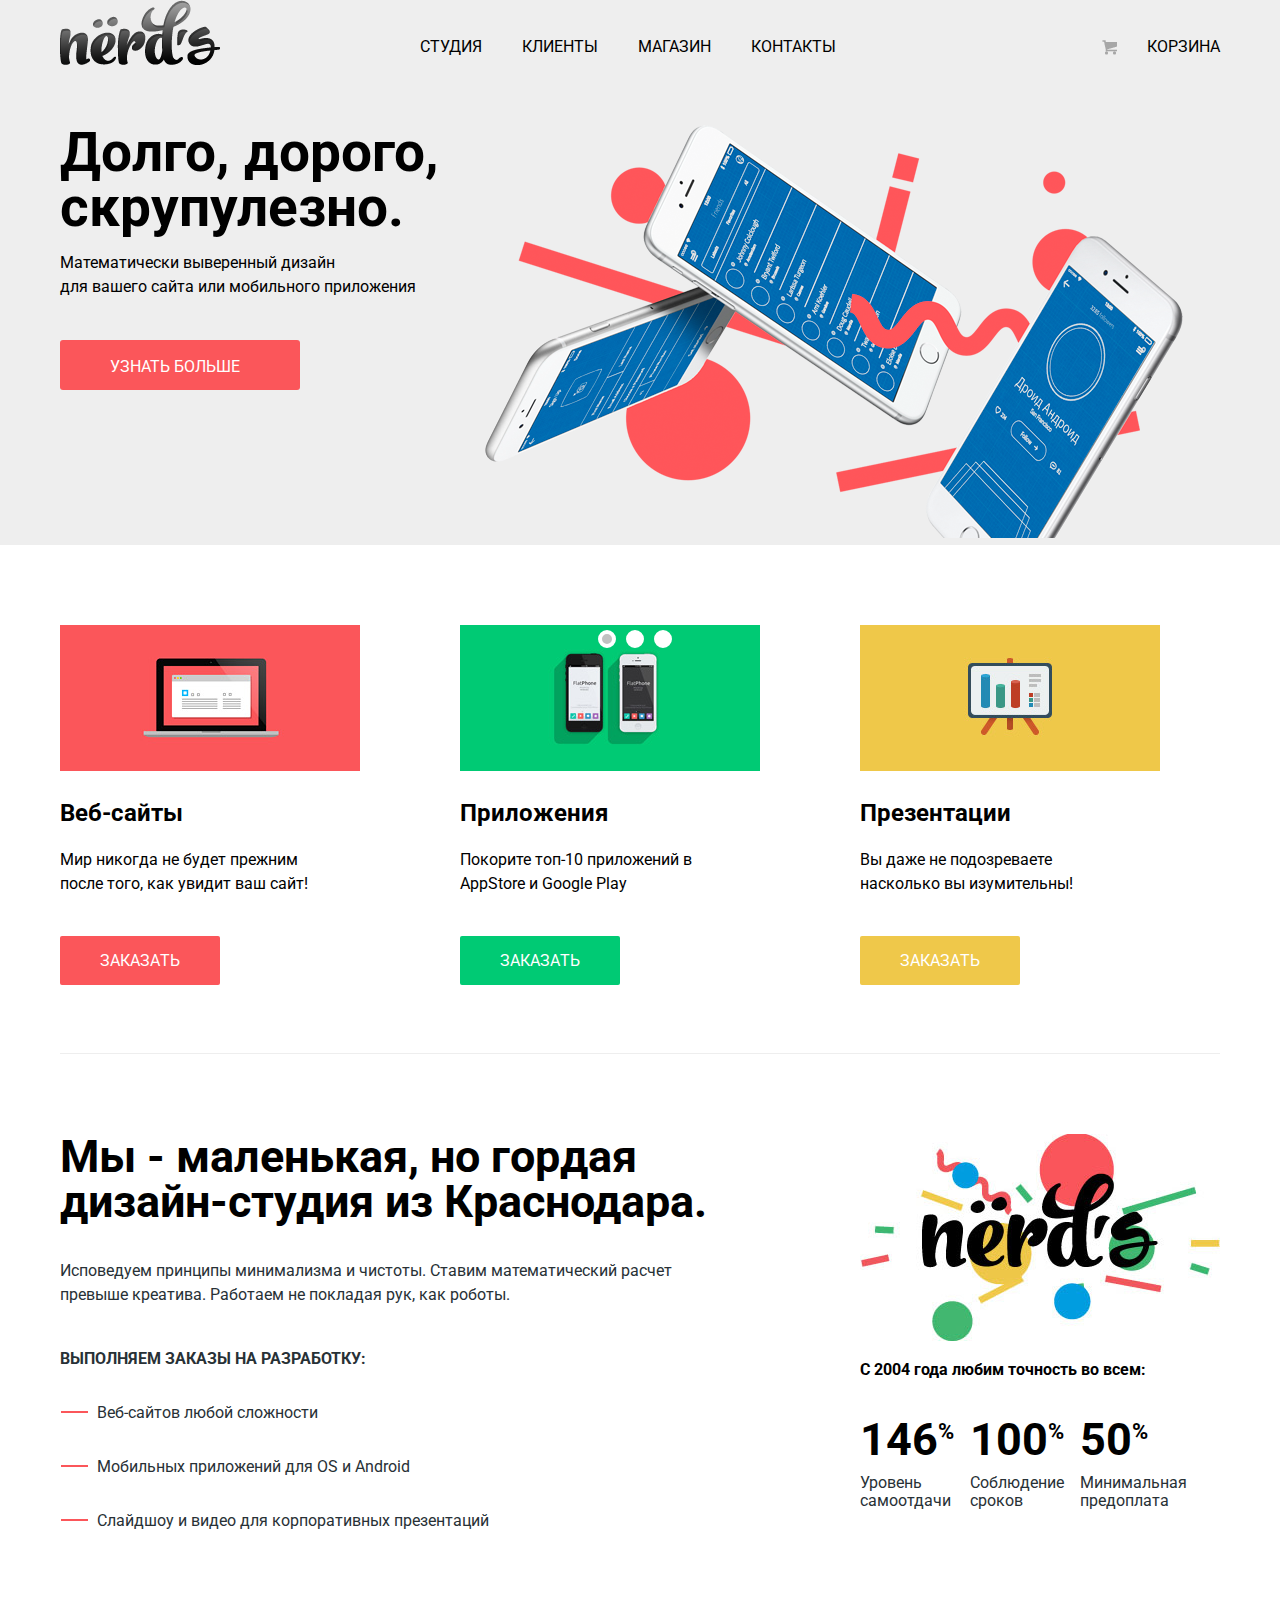
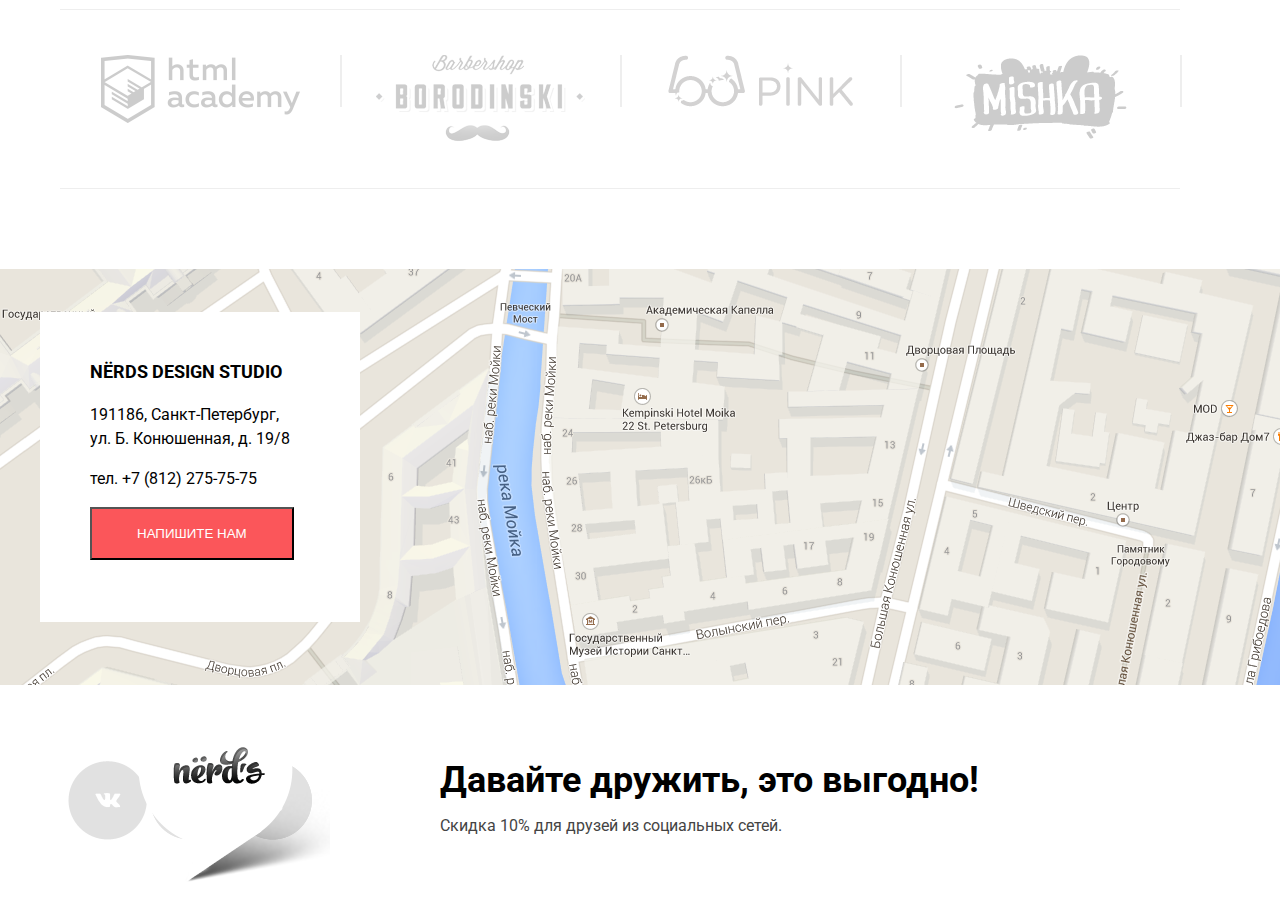
<file: index.html>
<!DOCTYPE html>
<html lang="ru">
  <head>
    <meta charset="utf-8">
    <title>HTML Academy: Нёрдс</title>
	<link href="css/style.css" rel="stylesheet">
	<link href="https://fonts.googleapis.com/css?family=Roboto:400,500,700" rel="stylesheet">
  </head>
  <body>
	<header>
		<div class="main-header">
			<div class="container clearfix">
				<div class="index-navigation">	
					<div class="logo">
					<a>
						<img src="img/nerds-logo.png" width="160" height="65" alt="Нёрдс">
					</a>
					</div>
					<nav class="main-navigation">
						<ul>
							<li>
								<a href="#">Студия</a>
							</li>
							<li>
								<a href="#">Клиенты</a>
							</li>
							<li>
								<a href="#">Магазин</a>
							</li>
							<li>
								<a href="#">Контакты</a>
							</li>
						</ul>
					</nav>	
					<div class="user-block">
						<a class="basket" href="#">Корзина</a>
					</div>
				</div>
				<div class="index-slogan">
					<div class="slogan">
						<b>Долго, дорого, скрупулезно.</b>
						<p>Математически выверенный дизайн<br> для вашего сайта или мобильного приложения</p>
						<a class="more" href="#">Узнать больше</a>
					</div>
					<div class="banner">	
						<a href="#">
							<img src="img/slider-1.png" width="698" height="413" alt="Баннер">
						</a>						
					</div>
				</div>
			</div>
		</div>	
		
		<div class="slogan-slider">
			<div class="slider-controls">
				<i class="active"></i>
				<i></i>
				<i></i>
			</div>
		</div>
		
		<!-- Картинки меняются при нажатии кнопки
				<div class="slogan">
					<b>Любим математику, как никто другой.</b>
					<p>Никакого креатива, только математические формулы для расчета идеальных пропорций.</p>
					<a class="more" href="#">Узнать больше</a>
				</div>
				<div class="banner">	
					<a href="#">
						<img src="#" width="#" height="#" alt="Баннер">
					</a>
				</div>
				<div class="slogan">
					<b>Только ночь, только хардкор.</b>
					<p>Работать днём, как все? Мы против этого.<br> Ближе к полуночи работа только начинается.</p>
					<a class="more" href="#">Узнать больше</a>
				</div>
				<div class="banner">	
					<a href="#">
						<img src="#" width="#" height="#" alt="Баннер">
					</a>
				</div>-->
				
	</header>
    <main class="container">
		<div class="advantages clearfix">
			<article class="advantages-item">
				<a href="#">
					<img src="img/advantage-site.png" width="300" height="146" alt="Веб-сайты">
				</a>
				<h2>Веб-сайты</h2>
				<p>Мир никогда не будет прежним после того, как увидит ваш сайт!</p>
				<a class="btn-site" href="#">Заказaть</a>
			</article>
			<article class="advantages-item">
				<a href="#">
					<img src="img/advantage-app.png" width="300" height="146" alt="Приложения">
				</a>
				<h2>Приложения</h2>
				<p>Покорите топ-10 приложений в AppStore и Google Play</p>
				<a class="btn-app" href="#">Заказaть</a>
			</article>
			<article class="advantages-item">
				<a href="#">
					<img src="img/advantage-presentation.png" width="300" height="146" alt="Презентации">
				</a>
				<h2>Презентации</h2>
				<p>Вы даже не подозреваете насколько вы изумительны!</p>
				<a class="btn-presentation" href="#">Заказaть</a>
			</article>
		</div>	
			<div class="content clearfix">
				<div class="content-left">
					<span>Мы - маленькая, но гордая дизайн-студия из Краснодара.</span>
					<p>Исповедуем принципы минимализма и чистоты. Ставим математический расчет
					превыше креатива. Работаем не покладая рук, как роботы.</p>
					<b>Выполняем заказы на разработку:</b>
					<ul>
						<li>Веб-сайтов любой сложности</li>
						<li>Мобильных приложений для OS и Android</li>
						<li>Слайдшоу и видео для корпоративных презентаций</li>
					</ul>
				</div>	
				<div class="content-right clearfix">
					<img src="img/studio.jpg" width="360" height="207" alt="Нёрдс">
					<b>С 2004 года любим точность во всем:</b>
					<span class="level"><b class="statistic">146<sup class="sup-index">%</sup></b>Уровень самоотдачи</span>
					<span class="level"><b class="statistic">100<sup class="sup-index">%</sup></b> Соблюдение сроков</span>
					<span class="level"><b class="statistic">50<sup class="sup-index">%</sup></b> Минимальная предоплата</span>
				</div>
			</div>	
	</main>
	<footer class="main-footer">
		<div class="container clearfix" class="partners">
			<div class="partner-logo clearfix">
				<a href="#">
					<img src="img/logo-1.png" width="199" height="68" alt="HTML Academy">
				</a>
			</div>
			<div class="partner-logo">				
				<a href="#">
					<img src="img/logo-2.png" width="209" height="87" alt="Барбершоп «Бородинский»">
				</a>
			</div>
			<div class="partner-logo">
				<a href="#">
					<img src="img/logo-3.png" width="185" height="52" alt="Пинк">
				</a>
			</div>
			<div class="partner-logo">
				<a href="#">
					<img src="img/logo-4.png" width="173" height="84" alt="Мишка">
				</a>
			</div>
		</div>
		<div class="map">
			<img src="img/map.png" width="1440" height="416" alt="Карта">
			<img class="map-mark" src="img/map-mark.png">
		</div>
		<div class="contacts">
				<h3>
					<a href="#">Nёrds design studio</a>
				</h3>
				<p>191186, Санкт-Петербург,<br>
				ул. Б. Конюшенная, д. 19/8</p>
				<p>тел. +7 (812) 275-75-75</p>
				<button class="btn-contacts" type="button">Напишите нам</button>
		</div>
		 <!-- Модальное окно
		<div class="feedback">
			<span>Напишите нам</span>
			<form class="feedback-popup" action="#" method="post">
				<label>Ваше имя:
					<input type="text" name="name" placeholder="Представьтесь, пожалуйста">
				</label>
				<label>Ваш e-mail:
					<input type="text" name="email" placeholder="Для отправки ответа">
				</label>
				<label>Текст письма:
					<textarea name="message">В свободной форме</textarea>
				</label>
				<button class="feedback-close" type="button" title="Закрыть">Закрыть</button>
				<button class="btn-feedback" type="button" title="Отправить">Отправить</button>
			</form>
		</div>-->
		<div class="container clearfix">
			<div class="footer-social">
				<a class="social-btn social-btn-vk" href="#">Вконтакте</a>
				<a class="social-btn social-btn-fb" href="#">Фейсбук</a>
				<a class="social-btn social-btn-inst" href="#">Инстаграм</a>
			</div>
			<div class="discount">		
				<b>Давайте дружить, это выгодно!</b>
				<p>Скидка 10% для друзей из социальных сетей.</p>
			</div>	
		</div>
	</footer>
  </body>
</html>
</file>
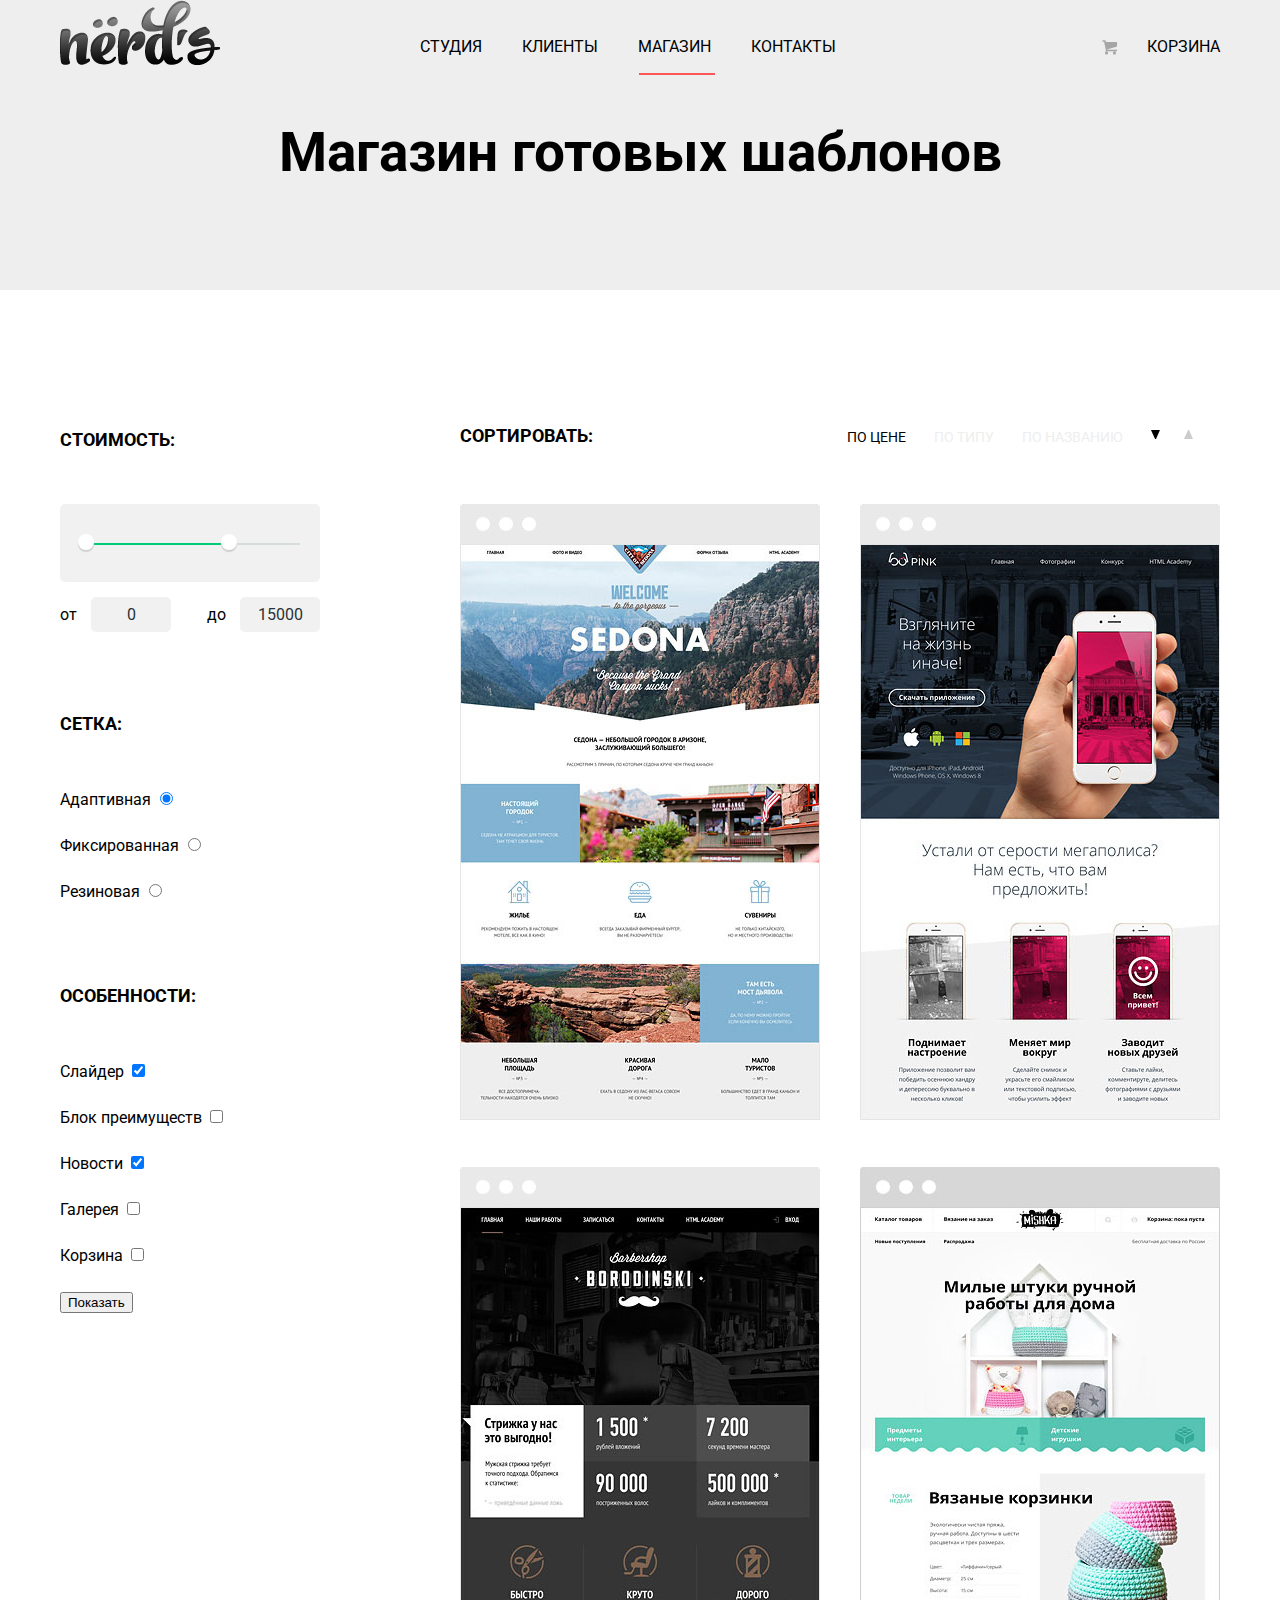
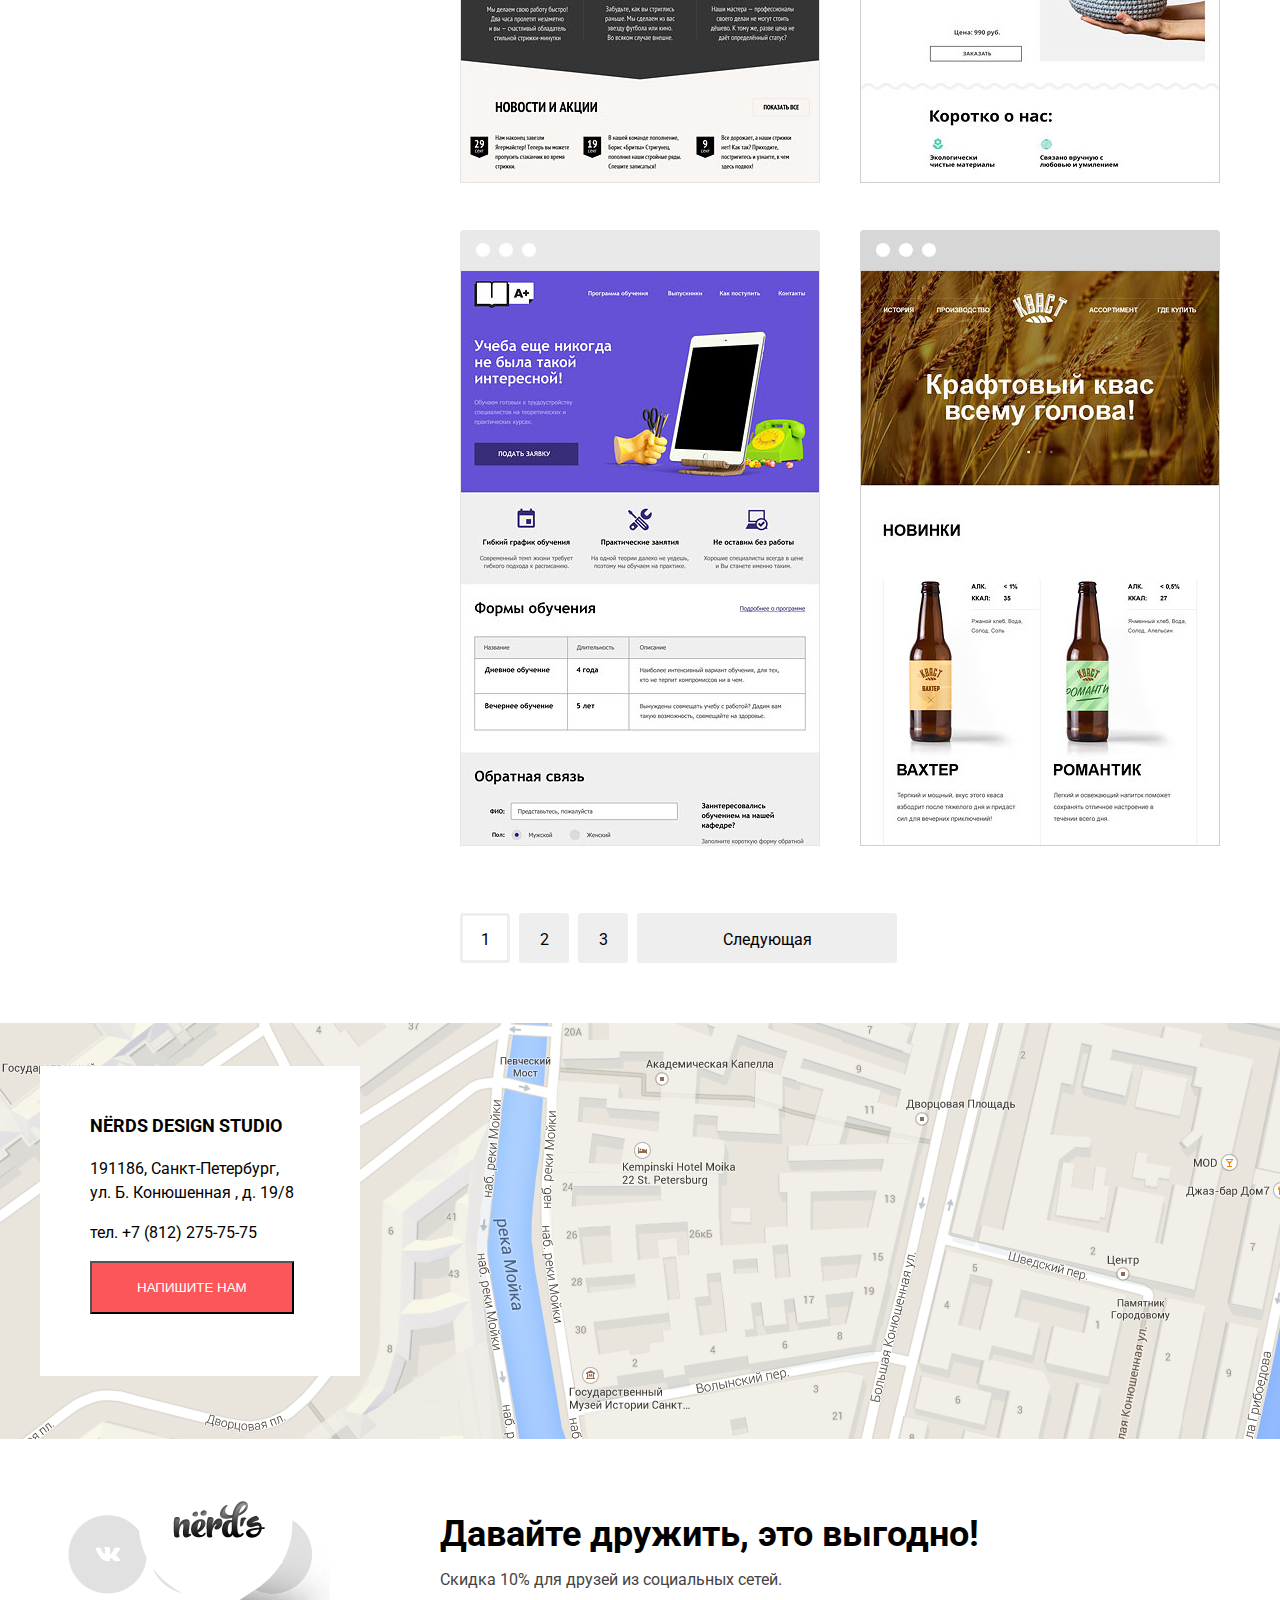
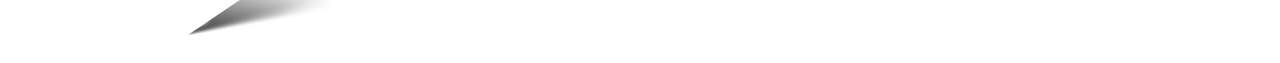
<file: nerds-catalog.html>
<!DOCTYPE html>
<html lang="ru">
  <head>
    <meta charset="utf-8">
    <title>HTML Academy: Нёрдс</title>
	<link href="css/style.css" rel="stylesheet">
	<link href="https://fonts.googleapis.com/css?family=Roboto:400,500,700" rel="stylesheet">
  </head>
  <body>
	<header>
		<div class="main-header">
			<div class="container clearfix">
				<div class="index-navigation">
					<div class="logo">
					<a href="#">
						<img src="img/nerds-logo.png" width="160" height="65" alt="Нёрдс">
					</a>
					</div>	
					<nav class="main-navigation">
						<ul>
							<li>
								<a href="#">Студия</a>
							</li>
							<li>
								<a href="#">Клиенты</a>
							</li>
							<li class="active">
								<a href="#">Магазин</a>
							</li>
							<li>
								<a href="#">Контакты</a>
							</li>
						</ul>
					</nav>	
					<div class="user-block">
						<a class="basket" href="#">Корзина</a>
					</div>
				</div>
				<div class="caption">	
					<h1>Магазин готовых шаблонов</h1>
				</div>	
			</div>
		</div>	
	</header>
	<main class="content">
		<div class="container clearfix">
			<div class="side-left">
				<form action="#" method="get">
					<b>Стоимость:</b>
					<div class="range-input">
						<div class="range-rail">
							<div class="scope">
								<div class="band">
								</div>
								<div class="switch range-min">
								</div>
								<div class="switch range-max">
								</div>
							</div> 
						</div>	
						<div class="range-price">
						<label class="min-price"> от 
							<input name="min-price" type="text" value="0">
						</label>
						<label class="max-price"> до 
							<input name="max-price" type="text" value="15000">
						</label>				
						</div> 
					</div>
					<b>Сетка:</b>
					<label>Адаптивная
						<input type="radio" name="net" checked>
					</label>
					<label>Фиксированная
						<input type="radio" name="net">
					</label>	
					<label>Резиновая
						<input type="radio" name="net">
					</label>
					<b>Особенности:</b>
					<label>Слайдер
						<input type="checkbox" name="feature" checked>
					</label>
					<label>Блок преимуществ
						<input type="checkbox" name="feature">
					</label>
					<label>Новости
						<input type="checkbox" name="feature" checked>
					</label>
					<label>Галерея
						<input type="checkbox" name="feature">
					</label>
					<label>Корзина
						<input type="checkbox" name="feature">
					</label>
					<input type="submit" value="Показать">
				</form>
			</div>
			<div class="side-right">
				<div class="filtr">
					<b>Сортировать:</b>
					<span>
						<a class="active" href="#">По цене</a>
					</span>
					<span>
						<a href="#">По типу</a>
					</span>
					<span>
						<a href="#">По названию</a>
					</span>
					<a class="filtr-btn filtr-btn-down" href="#">По убыванию</a>
					<a class="filtr-btn filtr-btn-up" href="#">По возрастанию</a>
				</div>
				<div class="templates clearfix">
					<div class="templates-item">
						<!--<a href="#">
							<h2>Sedona</h2>
						</a>
						<span class="name">Информационный сайт для туристов</span>
						<span class="price">
							<a href="#">9 900 руб.</a>
						</span>-->
						<img src="img/templates-sedona.jpg" width="360" height="616" alt="Седона">
					</div>
					<div class="templates-item">
						<!--<a href="#">
							<h2>Pink App</h2>
						</a>	
						<span class="name">Продуктовый лендинг приложения для iOS и Android</span>
						<span class="price">
							<a href="#">9 900 руб.</a>
						</span>-->
						<img src="img/templates-pink.jpg" width="360" height="616" alt="Пинк">
					</div>
					<div class="templates-item">
						<!--<a href="#">
							<h2>Barbershop</h2>
						</a>
						<span class="name">Сайт салоны красоты. Для мужчин, да.</span>
						<span class="price">
							<a href="#">9 900 руб.</a>
						</span>-->
						<img src="img/templates-barbershop.jpg" width="360" height="616" alt="Барбершоп">
					</div>
					<div class="templates-item">
						<!--<a href="#">
							<h2>Mishka</h2>
						</a>
						<span class="name">Интернет-магазин вязаных игрушек</span>
						<span class="price">
							<a href="#">9 900 руб.</a>
						</span>-->
						<img src="img/templates-mishka.jpg" width="360" height="616" alt="Мишка">
					</div>		
					<div class="templates-item">
						<!--<a href="#">
							<h2>A plus</h2>
						</a>	
						<span class="name">Лендинг курсов повышения квалификации</span>
						<span class="price">
							<a href="#">9 900 руб.</a>
						</span>-->
						<img src="img/templates-plus.jpg" width="360" height="616" alt="Плюс">
					</div>
					<div class="templates-item">
						<!--<a href="#">
							<h2>Кваст</h2>
						</a>	
						<span class="name">Промо-сайт производителя крафтового кваса</span>
						<span class="price">
							<a href="#">9 900 руб.</a>
						</span>-->
						<img src="img/templates-kvast.jpg" width="360" height="616" alt="Кваст">
					</div>
				</div>		
				<div class="paginator">
				<a class="active" href="#">1</a>
				<a href="#">2</a>
				<a href="#">3</a>
				<a class="next" href="#">Следующая</a>
				</div>
			</div>
		</div>	
	</main> 
	<footer class="main-footer">
		<div class="map">
			<img src="img/map.png" width="1440" height="416" alt="Карта">
			<img class="map-mark" src="img/map-mark.png">
		</div>
		<div class="contacts">
				<h3>
					<a href="#">Nёrds design studio</a>
				</h3>
				<p>191186, Санкт-Петербург,<br>
				ул. Б. Конюшенная , д. 19/8</p>
				<p>тел. +7 (812) 275-75-75</p>
				<button class="btn-contacts" type="button">Напишите нам</button>
		</div>
		<!--Окно формы появляется при нажатии кнопки напишите нам
		<div class="feedback">
			<form action="#" method="post">
				<label>Ваше имя:
					<input type="text" name="name" placeholder="Представьтесь, пожалуйста">
				</label>
				<label>Ваш e-mail:
					<input type="text" name="email" placeholder="Для отправки ответа">
				</label>
				<label>Текст письма:
					<textarea name="message">
					</textarea>
				</label>
				<input type="submit" class="btn" value="Отправить">
			</form>
		</div>-->
		<div class="container clearfix">
			<div class="footer-social">
				<a class="social-btn social-btn-vk" href="#">Вконтакте</a>
				<a class="social-btn social-btn-fb" href="#">Фейсбук</a>
				<a class="social-btn social-btn-inst" href="#">Инстаграм</a>
			</div>
			<div class="discount">		
				<b>Давайте дружить, это выгодно!</b>
				<p>Скидка 10% для друзей из социальных сетей.</p>
			</div>	
		</div>
	</footer>
  </body>
</html>
</file>
<file: css/style.css>
/*����, ��� ��� ������ ������, �� ��� �������� ������� ���*/
* {box-sizing: border-box;}

/* ����� �����*/
body {
	min-width: 1200px;
	margin: 0;
	padding: 0;
	font-family: "Roboto", "Arial", sans-serif;
	font-size: 16px;
	line-height: 24px;
	color: #000000;
}

.main-header {
	background-color: #eeeeee;
}

.clearfix::after {
	content: "";
	display: table;
	clear: both;
}

.container {
	width: 1200px;
	padding: 0 20px;
	margin: 0 auto;
}
/* ����� ��� �������*/

.logo {
	background-color: #eeeeee;
	float: left;
	width: 160px;
	margin-right: 180px;
}

.index-navigation {
	background-color: #eeeeee;
	color: #000000;
	min-height: 125px;
	margin: 0;
}

.main-navigation {
	background-color: #eeeeee;
	color: #000000;
	float: left;
	width: 550px;
	min-height: 125px;
}

.main-navigation ul {
	margin: 0;
	padding: 0;
	list-style: none;
	font-size: 0;
}

.main-navigation li {
	display: inline-block;
	position: relative;
	vertical-align: top;
	font-size: 16px;
	line-height: 30px;
	text-transform: uppercase;
}

.main-navigation a {
	display: block;
	padding-top: 32px;
	padding-right: 20px;
	padding-left: 20px;
	color: #000000;
	text-decoration: none;
}

.main-navigation a:hover {
	color: #fb565a;
}

.active  a::after{
	content: " ";
	width: 74px;
	position: absolute;
	border: 1px solid #fb565a;
	left: 21px;
	bottom: -13px;
}

.user-block {
	float: right;
	max-width: 160px;
	font-size: 16px;
	line-height: 30px;
	text-transform: uppercase;
}

.basket {
	position: relative;
	display: inline-block;
	padding-top: 32px;
	padding-bottom: 20px;
	padding-left: 50px;
	font-size: 16px;
	line-height: 30px;
	vertical-align: top;
	color: #000000;
	text-decoration: none;	
}

.basket::before {
	position: absolute;
	content: "";
	width: 15px;
	height: 15px;
	left: 5px;
	bottom: 27px;
	background: url("../img/icon-basket.png") no-repeat;
}

.basket:hover {
	color: #fb565a;
}

.index-slogan {
	background-color: #eeeeee;
	min-height: 420px;
}

.banner {
	padding-left: 425px;
}

.slogan {
	width: 425px;
	height: 340px;
	position: absolute;
}

.slogan b {
	font-size: 55px;
	line-height: 55px;
}

.slogan p {
	font-size: 16px;
	line-height: 24px;
}

.caption h1 {
	background-color: #eeeeee;
	font-size: 55px;
	line-height: 55px;
	text-align: center;
	vertical-align: middle;
	margin: 0;
	padding-bottom: 110px;
	
}

.slogan a {
	position: absolute;
	bottom: 75px;
	background-color: #fb565a;
	width: 240px;
	height: 50px;
	color: #ffffff;
	padding: 15px 50px;
	text-decoration: none;
	text-transform: uppercase;
	border-radius: 3px;
}

.index-slogan {
	position: relative;
}

.advantages-item h2 {
	font-size: 24px;
	line-height: 30px;
}

.advantages-item {
	float: left;
	width: 300px;
	margin-right: 100px;
	min-height: 350px;
	padding-bottom: 80px;
}	

.advantages-item:last-child {
	margin-right: 0;
}

.advantages p {
	font-size: 16px;
	line-height: 24px;
	padding-bottom: 37px;
	padding-right: 40px;
}

.advantages {
	
	padding-top: 80px;
	position: relative;
	border-bottom: 1px solid #eeeeee;
}

.btn-site {
	background-color: #fb565a;
	padding: 15px 40px;
	color: #ffffff;
	text-decoration: none;
	text-transform: uppercase;
	border-radius: 2px;
}

.btn-app {
	background-color: #00ca74;
	padding: 15px 40px;
	color: #ffffff;
	text-decoration: none;
	text-transform: uppercase;
	border-radius: 2px;
}

.btn-presentation {
	background-color: #efc84a;
	padding: 15px 40px;
	color: #ffffff;
	text-decoration: none;
	text-transform: uppercase;
	border-radius: 2px;
}	

.content {
	padding-top: 80px;
	margin-bottom: 60px;
}

.content-left {
	background-color: #ffffff;
	float: left;
	width: 660px;
	position: relative;
	font-size: 16px;
	line-height: 24px;
	color: #283136;
}

.content-left span {
	display: block;
	width: 750px;
	font-size: 45px;
	line-height: 45px;
	color: #000000;
	font-weight: bold;
	margin-bottom: 35px;
}

.content-left b {
	text-transform: uppercase;
	font-weight: bold;
}

.content p {
	margin-bottom: 40px;
}

.content-left ul {
	list-style: none;
	padding-left: 37px;
	margin-top: 30px;
}

.content-left li {
	padding-bottom: 30px;
	position: relative;
}

.content-left li:last-child {
	padding-bottom: 0;
}

.content-left li::before {
	content: " ";
	width: 25px;
	position: absolute;
	border: 1px solid #fb565a;
	left: -36px;
	top: 10px;
}

.content-right {
	float: right;
	width: 360px;
	margin-bottom: 35px;
	font-size: 16px;
	line-height: 24px;
	color: #283136;
}

.content-right b {
	display: block;
	padding-top: 10px;
	padding-bottom: 35px;
	font-size: 16px;
	line-height: 24px;
	color: #000000;
}

.level {
	float: left;
	width: 110px;
	font-size: 16px;
	line-height: 18px;
	color: #283136;
}

.level .statistic {
	padding-bottom: 22px;
	font-size: 45px;
	color: #000000;
}
.term .statistic{
	padding-bottom: 22px;
	font-size: 45px;
	color: #000000;
}

.prepay .statistic {
	padding-bottom: 22px;
	font-size: 45px;
	color: #000000;
}
.level .statistic .sup-index {
	color: #000000;
	font-size: 22px;
	line-height: 10px;
}

.term .statistic .sup-index {
	color: #000000;
	font-size: 22px;
	line-height: 10px;
}

.prepay .statistic .sup-index {
	color: #000000;
	font-size: 22px;
	line-height: 10px;
}

.partner-logo {
	position: relative;
	float: left;
	width: 280px;
	height: 180px;
	margin-bottom: 80px;
	padding-top: 45px;
	text-align: center;
	border-top: 1px solid #eeeeee;
	border-bottom: 1px solid #eeeeee;
}

.partner-logo::before {	
	content: " ";
	height: 50px;
	position: absolute;
	border: 1px solid #eeeeee;
	position: absolute;
	left: 280px;
	top: 45px;
}

.partner-logo:last-child {
	margin-right: 0;
	
}

.partner-logo a {
	display: block;
}

/*����� ����� ��� ������ � �����*/
.map {
	text-align: center;
	position: relative;
}

.contacts {
	background-color: #ffffff;
	width: 320px;
	height: 310px;
	position: absolute;
	left: 50%;
	margin-left: -600px;
	margin-top: -380px;
	padding-left: 50px;
	padding-top: 45px;
}

.contacts h3 {
	font-size: 18px;
	line-height: 30px;
	text-transform: uppercase;
	margin: 0;
}

.contacts a {
	color: #000000;
	text-decoration: none;
}

.map-mark {
	position: absolute;
	right: 950px;
}

.btn-contacts {
	background: #fb565a;
	color: #ffffff;
	padding: 17px 45px;
	text-transform: uppercase;
}

.contacts b {
	font-size: 16px;
	line-height: 18px;
	color: #666666;
}

.footer-social {
	height: 217px;
	float: left;
	width: 260px;
	text-align: center;
}

.social-btn {
	display: inline-block;
	width: 79px;
	height: 79px;
	font-size: 0;
	margin-top: 69px;
	background: url("../img/social.png") no-repeat center;
}

.social-btn-vk {
	background-position: -198px 0;
}

.social-btn-fb {
	background-position: -1px 0;
}

.social-btn-inst {
	background-position: -100px 0;
}

.discount {
	display: inline-block;
	min-width: 360px;
	padding-top: 70px;
	padding-left: 120px;
}

.discount b{
	font-size: 36px;
	line-height: 36px;
}

.discount p {
	font-size: 16px;
	line-height: 22px;
	color: #444444;
}

/*����� ��� �������� �����*/

.feedback {
	position: absolute;
	width: 960px;
	min-height: 600px;
	bottom: 180px;
	right: 150px;;
	bottom: -1500px;
	padding-left: 100px;
	padding-bottom: 83px;
	padding-top: 73px;
	background-color: #ffffff;
	box-shadow: 0 30px 50px rgba(0, 0, 0, 0.7);
}

.btn-feedback {
	background: #fb565a;
	color: #ffffff;
	padding: 18px 80px;
	text-transform: uppercase;	
	margin-top: 45px;
}

.feedback-close {
	position: absolute;
	top: 78px;
	right: 90px;
	width: 21px;
	height: 21px;
	font-size: 0;
	border: 0;
	background-color: #ffffff;
	cursor: pointer;
}

.feedback-close::before,
.feedback-close::after {
	content: "";
	position: absolute;
	top: 0;
	left: 9px;
	width: 3px;
	height: 20px;
	background-color: #fecccd;
	border-radius: 1px;
}

.feedback-close::before {
	transform: rotate(45deg);
}

.feedback-close::after {
	transform: rotate(-45deg);
}

.feedback-popup input [type="text"] {
	font-size: 16px;
	line-height: 18px;
	font-family: "Roboto", "Arial", sans-serif;
	color: #444444;
	border: 2px solid #444444;
}

.feedback span {
	font-size: 45px;
	line-height: 45px;
}

.feedback-popup label {
	display: inline-block;
	width: 115px;
	font-size: 16px;
	line-height: 18px;
	font-weight: bold;
}

.feedback-popup input {
	display: inline-block;
	width: 360px;
	height: 50px;
	margin: 0;
}

.feedback-popup label textarea {
	width: 760px;
	height: 116px;
} 

.feedback-btn {
	background: #fb565a;
	color: #ffffff;
	padding: 15px 80px;
	text-transform: uppercase;
}

/* ����� ��� ��������*/

.filtr-btn {
	display: inline-block;
	width: 9px;
	height: 9px;
	font-size: 0;
	margin-right: 20px;
	background: url("../img/sprite-sort.png") no-repeat center;
}
.filtr-btn:last-child {
	margin-right: 0;
}
.filtr-btn-down {
	background-position: 0 0;
}

.filtr-btn-up {
	background-position: -29px 0;
}

.side-left {
	width: 260px;
	min-height: 785px;
	float: left;
}

.side-right {
	float: right;
	width: 760px;
	margin-left: 0;
}

.side-left b {
	display: block;
	font-size: 18px;
	line-height: 30px;
	color: #000000;
	text-transform: uppercase;
	padding-bottom: 49px;
	padding-top: 55px;
}

.filtr {
	width: 760px;
	vertical-align: middle;
	padding-top: 55px;
	padding-bottom: 55px;
}

.filtr b {
	font-size: 18px;
	line-height: 18px;
	color: #000000;
	text-transform: uppercase;
	margin-right: 250px; 	
}

.filtr span {
	font-size: 14px;
	line-height: 18px;
	text-transform: uppercase;
	margin-right: 25px;
}

.filtr span a {
	text-decoration: none;
	color: #eeeeee;
}

.filtr .active {
	font-size: 14px;
	line-height: 18px;
	color: #000000;
}

.side-left label {
	display: block;
	position: relative;
	padding-bottom: 22px;
}

.templates-item {
	float: left;
	width: 360px;
	margin-right: 40px;
	margin-bottom: 40px;
}

.templates-item:nth-child(even) {
	margin-right: 0;
}

.paginator a {
	display: inline-block;
	width: 50px;
	height: 50px;
	border: 3px solid #eeeeee;
	border-radius: 3px;
	background-color: #eeeeee;
	color: #000000;
	font-size: 16px;
	line-height: 18px;
	text-decoration: none;
	text-align: center;
	padding-top: 15px;
	margin-right: 5px;
}

.paginator .active {
	background: #ffffff;
}

.paginator .next {
	width: 260px;
}

.paginator {
	margin: 0;
	margin-top: 20px;
}

/*����� ��� �����*/

.range-input {
	width: 260px;
}

.range-rail {
	position: relative;
	height: 41px;
	padding-top: 39px;
	padding-left: 20px;
	padding-right: 20px;
	padding-bottom: 39px;
	margin-bottom: 15px;
	border-radius: 5px;
	background-color: #f1f1f1;
}
.range-rail .scope {
	height: 2px;
	background-color: #d7dcde; 
}
.range-rail .band {
	width: 145px;
	height: 2px ;
	background-color: #00ca74;
}
.range-rail .switch {
	position: absolute;
	top: 30px;
	left: 0;
	width: 4px;
	height: 4px;
	cursor: pointer;
	border: 8px solid #ffffff;
	background-color: #ababab;
	border-radius: 50%;
	box-shadow: 0 2px 1px 0 #cfcfcf;
}
.range-rail .range-min {
	left: 18px;
} 
.range-rail .range-max {
	left: 161px;
} 
.range-price {
	font-size: 0;
}
.range-price label {
	font-size: 16px;
	display: inline-block;
	width: 50%;
}
.max-price {
	text-align: right;
}
.range-price input {
	font-family: "Roboto", "Arial", sans-serif;
	font-size: 16px;
	width: 80px;
	padding-top: 8px;
	padding-bottom: 8px;
	margin-left: 10px;
	text-align: center;
	color: #283136;
	border: none;
	border-radius: 5px;
	background-color: #f1f1f1;
}

.slider-controls{
    position:absolute;
    bottom:250px;
    left:50%;
    width:90px;
    height:20px;
    margin-left:-50px;
	text-align:center;
    z-index:1000;
}
.slider-controls i{
    display:inline-block;
    width:18px;
    height:18px;
    margin:0 3px;
    background:white;
    border:4px solid #ffffff;
    vertical-align:top;
    border-radius:50%;
    cursor:pointer;
}
.slider-controls .active{
    background:#c1c1c1;
}
</file>
